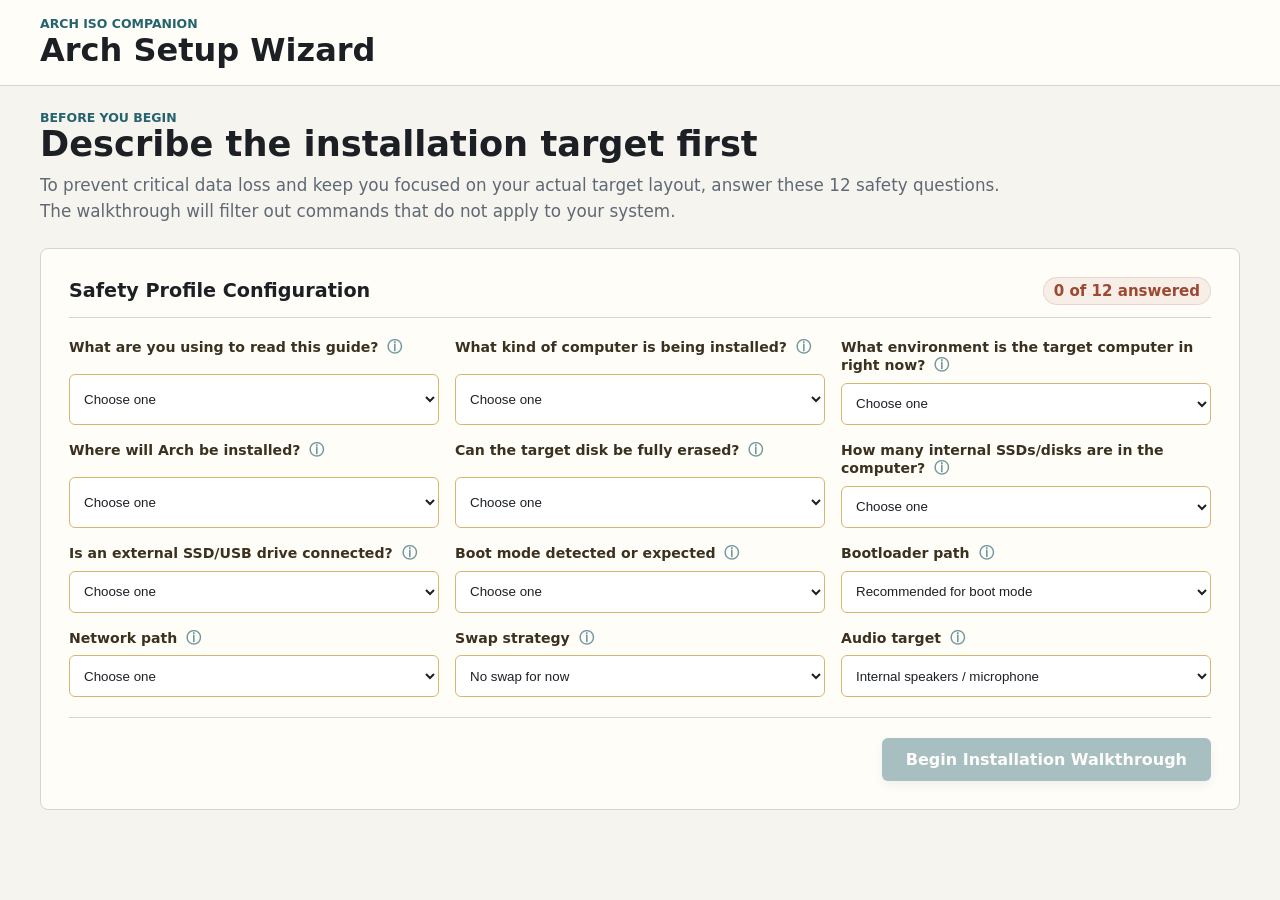
<file: legacy_web_setup/frontend/index.html>
<!doctype html>
<html lang="en">
  <head>
    <meta charset="utf-8">
    <meta name="viewport" content="width=device-width, initial-scale=1">
    <title>Arch Setup Wizard</title>
    <link rel="stylesheet" href="styles.css">
  </head>
  <body>
    <!-- Top Progress and Actions Bar -->
    <header class="topbar">
      <div>
        <p class="eyebrow">Arch ISO Companion</p>
        <h1 id="app-title">Arch Setup Wizard</h1>
      </div>
      <div class="topbar-actions">
        <div class="progress-wrap" id="progress-wrap" aria-label="Walkthrough progress" style="display: none;">
          <span id="progress-label">Step 0 of 0 (0% complete)</span>
          <div class="progress-track"><div id="progress-bar"></div></div>
        </div>
        <button id="toggle-drawer-btn" type="button" class="drawer-toggle-btn" style="display: none;" title="Toggle theory and reference details">
          📖 Theory &amp; Reference
        </button>
      </div>
    </header>

    <main class="layout">
      <!-- VIEW 1: Safety Profile View -->
      <section id="view-profile" class="view-container">
        <div class="intro-card">
          <p class="eyebrow">Before you begin</p>
          <h2>Describe the installation target first</h2>
          <p class="intro-desc">
            To prevent critical data loss and keep you focused on your actual target layout, answer these 12 safety questions. The walkthrough will filter out commands that do not apply to your system.
          </p>
        </div>

        <div class="profile-card">
          <div class="profile-header-summary">
            <h3>Safety Profile Configuration</h3>
            <span id="profile-answers-counter" class="answers-counter">0 of 12 answered</span>
          </div>

          <form id="profile-form" class="profile-form">
            <label>
              <span>What are you using to read this guide? <button type="button" class="info-btn" data-help="guideDevice" title="Learn more">ⓘ</button></span>
              <select name="guideDevice">
                <option value="">Choose one</option>
                <option value="phone">Phone</option>
                <option value="tablet">Tablet</option>
                <option value="second-computer">Second computer</option>
                <option value="same-computer">Same computer</option>
                <option value="printed">Printed copy</option>
              </select>
            </label>

            <label>
              <span>What kind of computer is being installed? <button type="button" class="info-btn" data-help="machineType" title="Learn more">ⓘ</button></span>
              <select name="machineType">
                <option value="">Choose one</option>
                <option value="generic-pc">Generic PC</option>
                <option value="laptop">Laptop</option>
                <option value="mac">Mac</option>
                <option value="vm">Virtual machine</option>
                <option value="other">Other / unsure</option>
              </select>
            </label>

            <label>
              <span>What environment is the target computer in right now? <button type="button" class="info-btn" data-help="currentEnvironment" title="Learn more">ⓘ</button></span>
              <select name="currentEnvironment">
                <option value="">Choose one</option>
                <option value="arch-iso">Booted into the Arch ISO</option>
                <option value="windows">Windows</option>
                <option value="macos">macOS</option>
                <option value="linux">Linux</option>
                <option value="unknown">Unknown</option>
              </select>
            </label>

            <label>
              <span>Where will Arch be installed? <button type="button" class="info-btn" data-help="installTarget" title="Learn more">ⓘ</button></span>
              <select name="installTarget">
                <option value="">Choose one</option>
                <option value="only-internal">Only internal SSD/disk</option>
                <option value="second-internal">Separate second internal SSD/disk</option>
                <option value="external">External SSD/USB drive</option>
                <option value="same-existing">Same disk as an existing OS</option>
                <option value="vm-disk">Virtual disk</option>
                <option value="unknown">Unknown</option>
              </select>
            </label>

            <label>
              <span>Can the target disk be fully erased? <button type="button" class="info-btn" data-help="eraseIntent" title="Learn more">ⓘ</button></span>
              <select name="eraseIntent">
                <option value="">Choose one</option>
                <option value="yes">Yes, erase the target disk</option>
                <option value="no-preserve">No, preserve existing data/OS</option>
                <option value="unsure">Unsure</option>
              </select>
            </label>

            <label>
              <span>How many internal SSDs/disks are in the computer? <button type="button" class="info-btn" data-help="internalDriveCount" title="Learn more">ⓘ</button></span>
              <select name="internalDriveCount">
                <option value="">Choose one</option>
                <option value="one">One</option>
                <option value="two">Two</option>
                <option value="three-plus">Three or more</option>
                <option value="unknown">Unknown</option>
              </select>
            </label>

            <label>
              <span>Is an external SSD/USB drive connected? <button type="button" class="info-btn" data-help="externalDrive" title="Learn more">ⓘ</button></span>
              <select name="externalDrive">
                <option value="">Choose one</option>
                <option value="yes">Yes</option>
                <option value="no">No</option>
                <option value="unknown">Unknown</option>
              </select>
            </label>

            <label>
              <span>Boot mode detected or expected <button type="button" class="info-btn" data-help="bootMode" title="Learn more">ⓘ</button></span>
              <select name="bootMode">
                <option value="">Choose one</option>
                <option value="uefi">UEFI</option>
                <option value="bios">Legacy BIOS</option>
                <option value="unknown">Unknown / not checked yet</option>
              </select>
            </label>

            <label>
              <span>Bootloader path <button type="button" class="info-btn" data-help="bootloaderPath" title="Learn more">ⓘ</button></span>
              <select name="bootloaderPath">
                <option value="">Recommended for boot mode</option>
                <option value="systemd-boot">UEFI systemd-boot</option>
                <option value="grub-uefi">UEFI GRUB</option>
                <option value="grub-bios">Legacy BIOS GRUB</option>
              </select>
            </label>

            <label>
              <span>Network path <button type="button" class="info-btn" data-help="networkPath" title="Learn more">ⓘ</button></span>
              <select name="networkPath">
                <option value="">Choose one</option>
                <option value="ethernet">Ethernet</option>
                <option value="wifi">Wi-Fi</option>
                <option value="unknown">Unknown</option>
              </select>
            </label>

            <label>
              <span>Swap strategy <button type="button" class="info-btn" data-help="swapStrategy" title="Learn more">ⓘ</button></span>
              <select name="swapStrategy">
                <option value="">No swap for now</option>
                <option value="swap-partition">Swap partition</option>
                <option value="swap-file">Swap file after install</option>
              </select>
            </label>

            <label>
              <span>Audio target <button type="button" class="info-btn" data-help="audioTarget" title="Learn more">ⓘ</button></span>
              <select name="audioTarget">
                <option value="">Internal speakers / microphone</option>
                <option value="hdmi-displayport">HDMI / DisplayPort audio</option>
                <option value="usb-headset">USB headset or USB audio</option>
                <option value="bluetooth">Bluetooth audio</option>
                <option value="unknown">Unknown / not checked yet</option>
              </select>
            </label>
          </form>

          <div class="profile-actions-bar">
            <button id="begin-walkthrough-btn" type="button" class="primary-btn" disabled>
              Begin Installation Walkthrough
            </button>
          </div>
        </div>
      </section>

      <!-- VIEW 2: Wizard View Split Screen -->
      <div id="view-wizard" class="view-container wizard-split-layout hidden">
        <!-- Left: Action Pane -->
        <section id="main-action-pane" class="main-action-pane">
          <!-- Step content will render dynamically here -->
          <div id="wizard-stage"></div>
        </section>

        <!-- Right: Collapsible Theory & Reference Drawer -->
        <aside id="reference-drawer" class="reference-drawer collapsed">
          <div class="drawer-header">
            <h3>Reference &amp; Theory</h3>
            <button id="close-drawer-btn" class="icon-button" aria-label="Close Reference Panel">×</button>
          </div>
          <div id="drawer-content" class="drawer-content">
            <!-- Dynamically populated reference explanations and glossary -->
          </div>
        </aside>
      </div>

      <!-- VIEW 3: Walkthrough Complete Screen -->
      <section id="view-complete" class="view-container hidden">
        <div class="complete-card">
          <div class="complete-icon">🎉</div>
          <h2>Installation Walkthrough Complete!</h2>
          <p>
            You have walked through all the required setup steps for your personalized Arch Linux installation. Your system baseline, user accounts, networking, bootloader, and optional desktop session have been configured.
          </p>
          <div class="complete-actions">
            <button id="restart-walkthrough-btn" type="button" class="primary-btn">
              Restart &amp; Re-configure Profile
            </button>
          </div>
        </div>
      </section>
    </main>

    <!-- Sticky Footer for Wizard Navigation (only visible when in wizard mode) -->
    <footer id="wizard-footer" class="wizard-footer hidden">
      <div class="footer-buttons">
        <button id="btn-back" type="button" class="nav-btn secondary-btn">
          ← Back
        </button>
        <div class="footer-step-indicator" id="footer-step-indicator">
          Step 1 of 1
        </div>
        <button id="btn-next" type="button" class="nav-btn primary-btn">
          Next →
        </button>
      </div>
    </footer>

    <!-- Shared Modals (Term Details, Profile Help Dialogs) -->
    <dialog id="term-dialog">
      <button id="close-dialog" class="icon-button" aria-label="Close">x</button>
      <p class="eyebrow" id="term-kind">Term</p>
      <h3 id="term-title"></h3>
      <p id="term-body"></p>
    </dialog>

    <dialog id="help-dialog" class="help-dialog">
      <button id="close-help-dialog" class="icon-button" aria-label="Close">x</button>
      <p class="eyebrow">Safety Profile Explanation</p>
      <h3 id="help-title"></h3>
      <div id="help-body" class="dialog-body"></div>
    </dialog>

    <script src="app.js"></script>
  </body>
</html>
</file>
<file: legacy_web_setup/frontend/styles.css>
:root {
  color-scheme: light;
  --bg: #f6f4ef;
  --ink: #1c2025;
  --muted: #5f6873;
  --line: #d8d4cb;
  --panel: #fffdf8;
  --panel-strong: #ffffff;
  --accent: #25636f;
  --accent-2: #9d4932;
  --accent-3: #5e7445;
  --code-bg: #11161c;
  --code-ink: #edf2f7;
  --warn-bg: #fff3d7;
  --warn-line: #e5bf68;
  --ok-bg: #edf7e7;
  --ok-line: #9cbc7f;
  font-family: Inter, ui-sans-serif, system-ui, -apple-system, BlinkMacSystemFont, "Segoe UI", sans-serif;
}

* {
  box-sizing: border-box;
}

body {
  margin: 0;
  min-height: 100vh;
  background: var(--bg);
  color: var(--ink);
}

button,
input {
  font: inherit;
}

.topbar {
  position: sticky;
  top: 0;
  z-index: 10;
  display: flex;
  align-items: center;
  justify-content: space-between;
  gap: 24px;
  padding: 16px clamp(16px, 4vw, 40px);
  border-bottom: 1px solid var(--line);
  background: rgba(255, 253, 248, 0.95);
  backdrop-filter: blur(10px);
}

h1,
h2,
h3,
p {
  margin: 0;
}

h1 {
  font-size: clamp(1.35rem, 3vw, 2rem);
}

h2 {
  font-size: clamp(1.3rem, 3vw, 2.2rem);
  line-height: 1.1;
}

h3 {
  font-size: 1.2rem;
}

.eyebrow {
  color: var(--accent);
  font-size: 0.78rem;
  font-weight: 800;
  letter-spacing: 0;
  text-transform: uppercase;
}

.progress-wrap {
  min-width: min(260px, 34vw);
  color: var(--muted);
  font-size: 0.86rem;
}

.progress-track {
  height: 8px;
  margin-top: 8px;
  overflow: hidden;
  border-radius: 999px;
  background: #e6e0d4;
}

#progress-bar {
  width: 0%;
  height: 100%;
  background: var(--accent-3);
  transition: width 160ms ease;
}

.layout {
  display: grid;
  grid-template-columns: minmax(230px, 310px) minmax(0, 1fr);
  gap: clamp(18px, 3vw, 32px);
  width: min(1420px, 100%);
  margin: 0 auto;
  padding: clamp(16px, 3vw, 40px);
}

.sidebar {
  position: sticky;
  top: 91px;
  align-self: start;
  max-height: calc(100vh - 110px);
  overflow: auto;
}

.panel,
.intro,
.lesson,
.term-grid button {
  border: 1px solid var(--line);
  border-radius: 8px;
  background: var(--panel);
}

.panel {
  padding: 14px;
}

.search-label {
  display: block;
  margin-bottom: 8px;
  color: var(--muted);
  font-size: 0.9rem;
  font-weight: 700;
}

#search {
  width: 100%;
  min-height: 42px;
  padding: 9px 11px;
  border: 1px solid var(--line);
  border-radius: 6px;
  background: #fff;
  color: var(--ink);
}

.section-nav {
  display: grid;
  gap: 8px;
  margin-top: 12px;
}

.section-nav a {
  display: block;
  padding: 11px 12px;
  border: 1px solid transparent;
  border-radius: 6px;
  color: var(--ink);
  text-decoration: none;
}

.section-nav a:hover,
.section-nav a:focus {
  border-color: var(--line);
  background: var(--panel);
}

.content {
  min-width: 0;
}

.intro {
  display: grid;
  grid-template-columns: minmax(230px, 0.9fr) minmax(260px, 1fr);
  gap: 24px;
  padding: clamp(18px, 4vw, 34px);
  margin-bottom: 18px;
  background: var(--panel-strong);
}

.intro-copy {
  display: grid;
  gap: 12px;
}

.intro-copy p,
.source-policy p {
  color: var(--muted);
  font-size: 1.02rem;
  line-height: 1.65;
}

.source-policy {
  display: grid;
  grid-template-columns: minmax(220px, 0.7fr) minmax(260px, 1fr);
  gap: 20px;
  padding: 16px;
  margin-bottom: 18px;
  border: 1px solid var(--line);
  border-radius: 8px;
  background: #eef5f2;
}

.profile {
  display: grid;
  gap: 16px;
  padding: 18px;
  margin-bottom: 18px;
  border: 1px solid #d7b66f;
  border-radius: 8px;
  background: #fff7df;
}

.device-map {
  display: grid;
  gap: 16px;
  padding: 18px;
  margin-bottom: 18px;
  border: 1px solid #b8c2d6;
  border-radius: 8px;
  background: #f5f8ff;
}

.profile-head {
  display: grid;
  grid-template-columns: minmax(240px, 0.75fr) minmax(280px, 1fr);
  gap: 18px;
}

.profile-head p:last-child {
  color: #685536;
  line-height: 1.6;
}

.profile-form {
  display: grid;
  grid-template-columns: repeat(3, minmax(0, 1fr));
  gap: 12px;
}

.device-form {
  display: grid;
  grid-template-columns: repeat(2, minmax(0, 1fr));
  gap: 12px;
}

.profile-form label {
  display: grid;
  gap: 7px;
}

.device-field {
  display: grid;
  gap: 10px;
  padding: 12px;
  border: 1px solid #c9d2e4;
  border-radius: 8px;
  background: #fff;
}

.device-field-mismatch {
  border-color: var(--danger);
  background: #fff8f4;
}

.device-field label {
  display: grid;
  gap: 7px;
}

.device-field-title {
  color: #253149;
  font-weight: 900;
}

.device-field-help {
  color: #5d6a82;
  font-size: 0.86rem;
  line-height: 1.45;
}

.device-field-mismatch-note {
  margin: 0;
  color: #8a321f;
  font-size: 0.88rem;
  line-height: 1.45;
}

.device-field input[type="text"] {
  width: 100%;
  min-height: 42px;
  padding: 8px 10px;
  border: 1px solid #c9d2e4;
  border-radius: 6px;
}

.unknown-row {
  display: flex;
  align-items: flex-start;
  gap: 8px;
  color: #4e5d76;
  font-size: 0.9rem;
  font-weight: 800;
  line-height: 1.35;
}

.unknown-row input {
  width: 18px;
  height: 18px;
  margin-top: 1px;
}

.discovery-guide {
  display: grid;
  gap: 12px;
}

.discovery-card {
  display: grid;
  gap: 12px;
  padding: 14px;
  border: 1px solid #b8c2d6;
  border-radius: 8px;
  background: #ffffff;
}

.discovery-card h4 {
  margin: 0;
}

.discovery-card p,
.discovery-card li {
  color: #4e5d76;
  line-height: 1.58;
}

.discovery-grid {
  display: grid;
  grid-template-columns: repeat(2, minmax(0, 1fr));
  gap: 10px;
}

.discovery-box {
  padding: 12px;
  border: 1px solid #d9e0ed;
  border-radius: 8px;
  background: #f8faff;
}

.discovery-box strong {
  display: block;
  margin-bottom: 6px;
  color: #253149;
}

.discovery-box ul {
  margin: 0;
  padding-left: 20px;
}

.profile-form span {
  color: #3b3120;
  font-size: 0.88rem;
  font-weight: 800;
  line-height: 1.3;
}

.profile-form select {
  width: 100%;
  min-height: 42px;
  padding: 8px 10px;
  border: 1px solid #d7b66f;
  border-radius: 6px;
  background: #fff;
  color: var(--ink);
}

.profile-summary {
  display: grid;
  gap: 10px;
}

.profile-summary-card {
  padding: 14px;
  border: 1px solid #d7b66f;
  border-radius: 8px;
  background: #fffdf7;
}

.profile-summary-card h4 {
  margin: 0 0 8px;
}

.profile-summary-card p,
.profile-summary-card li {
  color: #685536;
  line-height: 1.55;
}

.profile-summary-card ul {
  margin: 8px 0 0;
  padding-left: 20px;
}

.profile-summary-card ol {
  margin: 8px 0 0;
  padding-left: 20px;
}

.decision-guide-grid {
  display: grid;
  grid-template-columns: repeat(auto-fit, minmax(260px, 1fr));
  gap: 10px;
}

.decision-option-card {
  display: grid;
  gap: 8px;
  padding: 12px;
  border: 1px solid rgba(215, 182, 111, 0.7);
  border-radius: 8px;
  background: rgba(255, 255, 255, 0.72);
}

.decision-option-card h5 {
  margin: 0;
  color: #3b3120;
  font-size: 0.95rem;
}

.decision-option-card p {
  margin: 0;
}

.decision-option-card summary {
  cursor: pointer;
  color: var(--accent);
  font-weight: 800;
}

.gate-confirm {
  display: flex;
  align-items: flex-start;
  gap: 10px;
  margin-top: 12px;
  padding: 12px;
  border: 1px solid rgba(157, 73, 50, 0.35);
  border-radius: 6px;
  background: rgba(255, 255, 255, 0.62);
  color: var(--ink);
  font-weight: 700;
  line-height: 1.45;
}

.gate-confirm input {
  margin-top: 3px;
}

.profile-danger {
  border-color: var(--warn-line);
  background: var(--warn-bg);
}

.profile-safe {
  border-color: var(--ok-line);
  background: var(--ok-bg);
}

.wizard {
  margin-bottom: 18px;
  overflow: hidden;
  border: 1px solid #9fb7b4;
  border-radius: 8px;
  background: #101820;
  color: #f5f7f2;
  box-shadow: 0 18px 50px rgba(16, 24, 32, 0.14);
}

.wizard .eyebrow {
  color: #75d7c8;
}

.wizard-topline {
  display: flex;
  align-items: center;
  justify-content: space-between;
  gap: 18px;
  padding: 18px;
  border-bottom: 1px solid rgba(255, 255, 255, 0.14);
}

.wizard-counter {
  padding: 7px 10px;
  border: 1px solid rgba(117, 215, 200, 0.42);
  border-radius: 6px;
  color: #bfe9e1;
  font-size: 0.88rem;
  font-weight: 800;
  white-space: nowrap;
}

#wizard-stage {
  display: grid;
  gap: 14px;
  padding: 18px;
}

.wizard-stage-head {
  display: grid;
  gap: 8px;
}

.wizard-stage-head h4 {
  margin: 0;
  font-size: clamp(1.25rem, 3vw, 2rem);
}

.wizard-stage-head p {
  max-width: 78ch;
  color: #cbd5d9;
  line-height: 1.65;
}

.wizard-focus-grid {
  display: grid;
  grid-template-columns: repeat(3, minmax(0, 1fr));
  gap: 12px;
}

.wizard-profile-context {
  display: grid;
  gap: 8px;
  padding: 14px;
  border: 1px solid rgba(215, 182, 111, 0.55);
  border-radius: 8px;
  background: rgba(255, 243, 215, 0.12);
}

.wizard-profile-context strong {
  color: #f1c86b;
}

.wizard-profile-context p {
  color: #e7ded0;
  line-height: 1.55;
}

.wizard-focus {
  min-height: 126px;
  padding: 14px;
  border: 1px solid rgba(255, 255, 255, 0.14);
  border-radius: 8px;
  background: rgba(255, 255, 255, 0.06);
}

.wizard-focus strong {
  display: block;
  margin-bottom: 8px;
  color: #75d7c8;
}

.wizard-focus p,
.wizard-focus li {
  color: #d7dee1;
  line-height: 1.55;
}

.wizard-focus ul {
  margin: 0;
  padding-left: 18px;
}

.wizard-command-preview {
  display: grid;
  gap: 10px;
  padding: 14px;
  border: 1px solid rgba(117, 215, 200, 0.3);
  border-radius: 8px;
  background: rgba(0, 0, 0, 0.2);
}

.wizard-command-preview h4 {
  margin: 0;
  color: #f5f7f2;
}

.wizard-command-preview p {
  color: #cbd5d9;
  line-height: 1.55;
}

.wizard-command-preview pre {
  border: 1px solid rgba(255, 255, 255, 0.14);
}

.wizard-actions {
  display: grid;
  grid-template-columns: repeat(3, minmax(0, 1fr));
  gap: 10px;
  padding: 14px 18px 18px;
  border-top: 1px solid rgba(255, 255, 255, 0.14);
}

.wizard-actions button {
  min-height: 42px;
  border: 1px solid rgba(117, 215, 200, 0.4);
  border-radius: 6px;
  background: rgba(117, 215, 200, 0.12);
  color: #f5f7f2;
  cursor: pointer;
  font-weight: 800;
}

.wizard-actions button:hover,
.wizard-actions button:focus {
  background: rgba(117, 215, 200, 0.22);
}

.wizard-actions button:disabled {
  cursor: not-allowed;
  opacity: 0.45;
}

.lesson-list {
  display: grid;
  gap: 16px;
}

.lesson {
  overflow: hidden;
}

.lesson-header {
  display: grid;
  grid-template-columns: auto 1fr auto;
  gap: 14px;
  align-items: center;
  width: 100%;
  padding: 16px;
  border: 0;
  background: transparent;
  color: inherit;
  text-align: left;
  cursor: pointer;
}

.lesson-number {
  display: grid;
  place-items: center;
  width: 34px;
  height: 34px;
  border-radius: 50%;
  background: var(--accent);
  color: white;
  font-weight: 800;
}

.lesson-summary {
  margin-top: 4px;
  color: var(--muted);
  line-height: 1.45;
}

.lesson-toggle {
  color: var(--muted);
  font-size: 1.2rem;
}

.lesson-body {
  display: none;
  padding: 0 16px 18px 64px;
}

.lesson.open .lesson-body {
  display: block;
}

.branch-notice {
  padding: 14px;
  border: 1px solid var(--line);
  border-left-width: 5px;
  border-radius: 8px;
  background: #f7fbf9;
}

.branch-notice strong {
  display: block;
  margin-bottom: 6px;
}

.branch-notice p {
  color: var(--muted);
  line-height: 1.5;
}

.branch-notice-active {
  border-left-color: var(--ok);
}

.branch-notice-blocked {
  border-left-color: var(--danger);
  background: var(--warn-bg);
}

.blocks {
  display: grid;
  gap: 14px;
}

.block {
  padding: 14px;
  border-left: 4px solid var(--accent);
  background: #fbf7ee;
}

.source-list {
  padding: 14px;
  border: 1px solid #cadbd5;
  border-radius: 8px;
  background: #f3faf7;
}

.source-list.compact {
  padding: 10px;
}

.block h4 {
  margin: 0 0 8px;
  font-size: 0.96rem;
}

.source-list h4 {
  margin: 0 0 10px;
  color: var(--accent);
  font-size: 0.92rem;
}

.source-review-note {
  margin: 0 0 10px;
  color: var(--muted);
  font-size: 0.84rem;
  line-height: 1.45;
}

.block p,
.block li {
  color: var(--muted);
  line-height: 1.6;
}

.block ul {
  margin: 8px 0 0;
  padding-left: 20px;
}

.warning {
  border-color: var(--warn-line);
  background: var(--warn-bg);
}

.checkpoint {
  border-color: var(--ok-line);
  background: var(--ok-bg);
}

.source-links {
  display: grid;
  grid-template-columns: repeat(auto-fit, minmax(190px, 1fr));
  gap: 8px;
}

.source-links a {
  display: grid;
  gap: 4px;
  min-height: 72px;
  padding: 10px;
  border: 1px solid #cadbd5;
  border-radius: 6px;
  background: #fff;
  color: var(--ink);
  text-decoration: none;
}

.source-links a:hover,
.source-links a:focus {
  border-color: var(--accent);
}

.source-links span {
  color: var(--accent);
  font-size: 0.9rem;
  font-weight: 800;
}

.source-links small {
  color: var(--muted);
  font-size: 0.78rem;
  line-height: 1.35;
}

.source-links .offline-source-key {
  color: #315f73;
  font-weight: 700;
}

.compact .source-links {
  grid-template-columns: repeat(auto-fit, minmax(160px, 1fr));
}

.compact .source-links a {
  min-height: 0;
  padding: 8px;
}

.compact .source-links small {
  display: none;
}

.command-card {
  display: grid;
  gap: 12px;
  padding: 14px;
  border: 1px solid var(--line);
  border-radius: 8px;
  background: #fff;
}

.command-top {
  display: flex;
  align-items: center;
  justify-content: space-between;
  gap: 12px;
}

.command-top h4 {
  margin: 0;
}

.command-title-row {
  display: flex;
  align-items: center;
  flex-wrap: wrap;
  gap: 8px;
  min-width: 0;
}

.safety-badge {
  display: inline-flex;
  align-items: center;
  min-height: 24px;
  padding: 3px 8px;
  border: 1px solid var(--line);
  border-radius: 999px;
  font-size: 0.75rem;
  font-weight: 800;
  line-height: 1.1;
  white-space: nowrap;
}

.safety-safe-inspection {
  border-color: #9cbc7f;
  background: #edf7e7;
  color: #365226;
}

.safety-configuration {
  border-color: #9fb7b4;
  background: #eef5f2;
  color: #23515a;
}

.safety-package-install {
  border-color: #b8c2d6;
  background: #f1f4fa;
  color: #344760;
}

.safety-service-control,
.safety-security {
  border-color: #d7b66f;
  background: #fff3d7;
  color: #6d552a;
}

.safety-danger {
  border-color: #d69072;
  background: #fff0e8;
  color: #8a321f;
}

.safety-reference {
  border-color: #cfc8bb;
  background: #f8f6f1;
  color: #5f5a50;
}

.safety-normal {
  border-color: var(--line);
  background: #fff;
  color: var(--muted);
}

.command-safety-note {
  margin: -4px 0 0;
  color: var(--muted);
  font-size: 0.9rem;
  line-height: 1.45;
}

.copy-btn,
.term-grid button,
.icon-button {
  border: 1px solid var(--line);
  border-radius: 6px;
  background: #fff;
  color: var(--ink);
  cursor: pointer;
}

.copy-btn {
  min-height: 34px;
  padding: 6px 10px;
  white-space: nowrap;
}

.copy-btn:disabled {
  opacity: 0.62;
  cursor: not-allowed;
}

.command-blocked {
  border-color: var(--warn-line);
  background: #fff8e7;
}

.command-danger {
  border-width: 2px;
  border-color: #d69072;
  background:
    linear-gradient(90deg, rgba(173, 68, 35, 0.1), rgba(255, 255, 255, 0) 38%),
    #fffaf7;
}

.command-danger .copy-btn {
  border-color: #ad4423;
  background: #fff0e8;
  color: #8a321f;
  font-weight: 800;
}

.command-danger.command-blocked .copy-btn {
  background: #f5d2c3;
}

.danger-command-warning {
  padding: 12px;
  border: 1px solid #d69072;
  border-left-width: 5px;
  border-radius: 6px;
  background: #fff0e8;
  color: #6f2a18;
}

.danger-command-warning p {
  margin: 6px 0 0;
  line-height: 1.55;
}

.personalized-command-note {
  padding: 12px;
  border: 1px solid #9fb7b4;
  border-left-width: 5px;
  border-radius: 6px;
  background: #eef5f2;
  color: #23515a;
}

.personalized-command-note p {
  margin: 6px 0 0;
  line-height: 1.55;
}

.placeholder-command-warning {
  padding: 12px;
  border: 1px solid var(--warn-line);
  border-left-width: 5px;
  border-radius: 6px;
  background: var(--warn-bg);
  color: #6d552a;
}

.placeholder-command-warning ul {
  margin: 8px 0 0;
  padding-left: 20px;
  line-height: 1.55;
}

.literal-placeholder-note {
  padding: 12px;
  border: 1px solid #cadbd5;
  border-left-width: 5px;
  border-radius: 6px;
  background: #f7fbf9;
  color: #315f73;
}

.literal-placeholder-note p {
  margin: 6px 0 0;
  line-height: 1.55;
}

.literal-placeholder-note.placeholder-active {
  border-color: var(--warn-line);
  background: var(--warn-bg);
  color: #6d552a;
}

.command-combination-note {
  padding: 12px;
  border: 1px solid #c8d7e6;
  border-left-width: 5px;
  border-radius: 6px;
  background: #f6f9fc;
  color: #2d4d64;
}

.command-combination-note p {
  margin: 6px 0 0;
  line-height: 1.55;
}

.command-options-note {
  padding: 12px;
  border: 1px solid #c8d7e6;
  border-left-width: 5px;
  border-radius: 6px;
  background: #f8fbff;
  color: #2d4d64;
}

.command-options-note ul {
  margin: 8px 0 0;
  padding-left: 20px;
  line-height: 1.55;
}

.command-paths-note {
  padding: 12px;
  border: 1px solid #d8cfbd;
  border-left-width: 5px;
  border-radius: 6px;
  background: #fffaf0;
  color: #604d2a;
}

.command-paths-note ul {
  margin: 8px 0 0;
  padding-left: 20px;
  line-height: 1.55;
}

.expected-output-note {
  padding: 12px;
  border: 1px solid #c8d7e6;
  border-left-width: 5px;
  border-radius: 6px;
  background: #f6fbf8;
  color: #315743;
}

.expected-output-grid {
  display: grid;
  grid-template-columns: repeat(3, minmax(0, 1fr));
  gap: 10px;
  margin-top: 8px;
}

.expected-output-grid span {
  color: #244c36;
  font-weight: 800;
}

.expected-output-grid p {
  margin: 5px 0 0;
  line-height: 1.55;
}

.failure-recovery-note {
  padding: 12px;
  border: 1px solid var(--warn-line);
  border-left-width: 5px;
  border-radius: 6px;
  background: var(--warn-bg);
  color: #6d552a;
}

.failure-recovery-grid {
  display: grid;
  grid-template-columns: repeat(2, minmax(0, 1fr));
  gap: 10px;
  margin-top: 8px;
}

.failure-recovery-grid span {
  color: #5a331f;
  font-weight: 800;
}

.failure-recovery-grid p {
  margin: 5px 0 0;
  line-height: 1.55;
}

.blocked-command,
.gate-blocked {
  padding: 14px;
  border: 1px solid var(--warn-line);
  border-radius: 6px;
  background: var(--warn-bg);
}

.blocked-command p,
.gate-blocked p {
  margin-top: 8px;
  color: #6d552a;
  line-height: 1.55;
}

pre {
  margin: 0;
  padding: 14px;
  overflow-x: auto;
  border-radius: 6px;
  background: var(--code-bg);
  color: var(--code-ink);
  line-height: 1.55;
}

code {
  font-family: "SFMono-Regular", Consolas, "Liberation Mono", monospace;
  font-size: 0.94em;
}

.explain-grid {
  display: grid;
  grid-template-columns: repeat(2, minmax(0, 1fr));
  gap: 12px;
}

.explain-box {
  padding: 12px;
  border: 1px solid var(--line);
  border-radius: 6px;
  background: #fafafa;
}

.explain-box strong {
  display: block;
  margin-bottom: 4px;
}

.explain-box p {
  color: var(--muted);
  line-height: 1.5;
}

.term-grid {
  display: flex;
  flex-wrap: wrap;
  gap: 8px;
  margin-top: 10px;
}

.term-grid button {
  padding: 7px 10px;
  color: var(--accent);
  font-weight: 700;
}

.glossary-panel {
  display: grid;
  gap: 14px;
  margin: 18px 0;
  padding: 16px;
  border: 1px solid var(--line);
  border-radius: 8px;
  background: #fff;
}

.glossary-list {
  display: grid;
  gap: 12px;
}

.glossary-feature {
  padding: 12px;
  border: 1px solid #9fb7b4;
  border-left-width: 5px;
  border-radius: 6px;
  background: #eef5f2;
}

.glossary-feature p {
  margin-top: 6px;
  color: var(--muted);
  line-height: 1.55;
}

.glossary-term-grid {
  margin-top: 0;
}

.glossary-term-grid button {
  min-height: 36px;
  border-color: #b8c2d6;
  background: #f8f9fb;
}

.boot-path-card {
  border-left-width: 5px;
}

.network-path-card {
  border-left-width: 5px;
}

.disk-strategy-card {
  border-left-width: 5px;
}

.internal-scenario-card {
  border-left-width: 5px;
}

.partition-decision-card {
  border-left-width: 5px;
}

.swap-strategy-card {
  border-left-width: 5px;
}

.audio-path-card {
  border-left-width: 5px;
}

.boot-path-grid {
  display: grid;
  grid-template-columns: repeat(2, minmax(0, 1fr));
  gap: 12px;
  margin: 10px 0;
}

.boot-path-grid > div {
  padding: 12px;
  border: 1px solid var(--line);
  border-radius: 6px;
  background: rgba(255, 255, 255, 0.6);
}

.boot-path-grid strong {
  display: block;
  margin-bottom: 6px;
}

.boot-path-grid ul {
  margin: 0;
  padding-left: 18px;
}

.boot-path-grid li {
  margin: 4px 0;
}

.network-command-list {
  display: grid;
  gap: 8px;
  margin: 10px 0;
  padding: 12px;
  border: 1px solid var(--line);
  border-radius: 6px;
  background: rgba(255, 255, 255, 0.64);
}

.network-command-item {
  display: grid;
  gap: 4px;
}

.network-command-item code {
  width: fit-content;
  padding: 3px 6px;
  border-radius: 4px;
  background: var(--code-bg);
  color: var(--code-ink);
}

.network-command-item p {
  color: var(--muted);
  line-height: 1.5;
}

.complete-row {
  display: flex;
  align-items: center;
  gap: 10px;
  margin-top: 14px;
  color: var(--muted);
  font-weight: 700;
}

.complete-row input {
  width: 20px;
  height: 20px;
  accent-color: var(--accent-3);
}

dialog {
  width: min(560px, calc(100vw - 28px));
  border: 1px solid var(--line);
  border-radius: 8px;
  background: var(--panel-strong);
  color: var(--ink);
  box-shadow: 0 24px 70px rgba(0, 0, 0, 0.24);
}

dialog::backdrop {
  background: rgba(28, 32, 37, 0.35);
}

#term-dialog p:last-child {
  display: grid;
  gap: 8px;
  margin-top: 12px;
  color: var(--muted);
  line-height: 1.65;
}

.term-detail-label {
  display: inline-flex;
  width: fit-content;
  padding: 2px 7px;
  border: 1px solid var(--line);
  border-radius: 999px;
  background: #fff;
  color: var(--ink);
  font-size: 0.78rem;
  font-weight: 800;
  line-height: 1.2;
}

.icon-button {
  float: right;
  width: 34px;
  height: 34px;
  font-weight: 800;
}

.hidden {
  display: none;
}

@media (max-width: 860px) {
  .topbar {
    position: static;
    display: grid;
  }

  .progress-wrap {
    min-width: 100%;
  }

  .layout {
    grid-template-columns: 1fr;
  }

  .sidebar {
    position: static;
    max-height: none;
  }

  .intro {
    grid-template-columns: 1fr;
  }

  .source-policy {
    grid-template-columns: 1fr;
  }

  .profile-head,
  .profile-form,
  .device-form {
    grid-template-columns: 1fr;
  }

  .wizard-topline {
    align-items: start;
    flex-direction: column;
  }

  .wizard-focus-grid,
  .wizard-actions,
  .discovery-grid {
    grid-template-columns: 1fr;
  }

  .lesson-body {
    padding-left: 16px;
  }

  .explain-grid {
    grid-template-columns: 1fr;
  }
}

.info-btn {
  background: transparent;
  border: none;
  color: var(--accent);
  cursor: pointer;
  font-size: 0.94rem;
  padding: 0 4px;
  display: inline-flex;
  align-items: center;
  justify-content: center;
  opacity: 0.65;
  transition: opacity 0.2s, transform 0.2s;
  vertical-align: middle;
}

.info-btn:hover,
.info-btn:focus {
  opacity: 1;
  transform: scale(1.15);
  outline: none;
}

.help-dialog {
  border: 1px solid var(--accent) !important;
}

.help-dialog p {
  margin: 12px 0;
  line-height: 1.55;
  color: var(--muted);
}

.help-dialog p strong {
  color: var(--ink);
}

.help-dialog ul {
  margin: 8px 0 12px;
  padding-left: 20px;
}

.help-dialog li {
  margin: 6px 0;
  line-height: 1.5;
  color: var(--muted);
}

.help-dialog li strong {
  color: var(--ink);
}

/* Fix low-contrast text inside wizard command note boxes */
.danger-command-warning p,
.personalized-command-note p,
.placeholder-command-warning p,
.placeholder-command-warning li,
.literal-placeholder-note p,
.command-combination-note p,
.command-options-note p,
.command-options-note li,
.command-paths-note p,
.command-paths-note li,
.expected-output-note p,
.expected-output-grid p,
.failure-recovery-note p,
.failure-recovery-grid p {
  color: inherit !important;
}

/* VIEW VISIBILITY */
.view-container {
  width: 100%;
}
.view-container.hidden {
  display: none !important;
}
.hidden {
  display: none !important;
}

/* WIZARD LAYOUT */
body {
  display: flex;
  flex-direction: column;
  height: 100vh;
  overflow: hidden;
}
.layout {
  display: block; /* Disable old grid layout */
  flex: 1;
  width: 100%;
  max-width: 100% !important;
  margin: 0;
  padding: 0;
  overflow: hidden;
}
.topbar {
  flex-shrink: 0;
}
.topbar-actions {
  display: flex;
  align-items: center;
  gap: 20px;
}

/* SAFETY PROFILE VIEW STYLES */
#view-profile {
  display: flex;
  flex-direction: column;
  height: calc(100vh - 84px);
  padding: 24px clamp(16px, 4vw, 40px);
  overflow-y: auto;
}
.intro-card {
  margin-bottom: 24px;
}
.intro-desc {
  color: var(--muted);
  font-size: 1.05rem;
  line-height: 1.55;
  margin-top: 8px;
  max-width: 90ch;
}
.profile-card {
  border: 1px solid var(--line);
  border-radius: 8px;
  background: var(--panel);
  padding: clamp(16px, 3vw, 28px);
  display: flex;
  flex-direction: column;
  gap: 20px;
}
.profile-header-summary {
  display: flex;
  justify-content: space-between;
  align-items: center;
  border-bottom: 1px solid var(--line);
  padding-bottom: 12px;
}
.answers-counter {
  font-size: 0.94rem;
  font-weight: 800;
  color: var(--accent-2);
  background: rgba(157, 73, 50, 0.08);
  padding: 4px 10px;
  border-radius: 999px;
  border: 1px solid rgba(157, 73, 50, 0.15);
}
.answers-counter.complete {
  color: var(--accent-3);
  background: rgba(94, 116, 69, 0.08);
  border-color: rgba(94, 116, 69, 0.15);
}
.profile-form {
  display: grid;
  grid-template-columns: repeat(auto-fill, minmax(300px, 1fr));
  gap: 16px;
}
.profile-actions-bar {
  display: flex;
  justify-content: flex-end;
  border-top: 1px solid var(--line);
  padding-top: 20px;
}
.primary-btn {
  background: var(--accent);
  color: white;
  border: none;
  border-radius: 6px;
  padding: 12px 24px;
  font-weight: 800;
  cursor: pointer;
  box-shadow: 0 4px 10px rgba(37, 99, 111, 0.2);
  transition: opacity 0.2s, background 0.2s;
}
.primary-btn:hover:not(:disabled) {
  background: #1d4d57;
}
.primary-btn:disabled {
  opacity: 0.4;
  cursor: not-allowed;
}

/* WIZARD SPLIT LAYOUT */
.wizard-split-layout {
  display: grid;
  grid-template-columns: 1fr auto;
  height: calc(100vh - 84px - 72px); /* Header + Footer */
  width: 100%;
  overflow: hidden;
}
.main-action-pane {
  padding: 24px clamp(16px, 4vw, 40px);
  overflow-y: auto;
  height: 100%;
}
.drawer-toggle-btn {
  background: rgba(37, 99, 111, 0.08);
  color: var(--accent);
  border: 1px solid rgba(37, 99, 111, 0.25);
  border-radius: 6px;
  padding: 8px 16px;
  font-weight: 800;
  cursor: pointer;
  transition: background 0.2s;
}
.drawer-toggle-btn:hover {
  background: rgba(37, 99, 111, 0.15);
}

/* SLIDE-OUT DRAWER STYLING */
.reference-drawer {
  width: 440px;
  background: var(--panel-strong);
  border-left: 1px solid var(--line);
  display: flex;
  flex-direction: column;
  height: 100%;
  overflow: hidden;
  transition: transform 0.25s cubic-bezier(0.4, 0, 0.2, 1), width 0.25s ease;
}
.reference-drawer.collapsed {
  transform: translateX(100%);
  width: 0;
  border-left: none;
}
.drawer-header {
  display: flex;
  justify-content: space-between;
  align-items: center;
  padding: 16px 20px;
  border-bottom: 1px solid var(--line);
  background: var(--panel);
}
.drawer-header h3 {
  margin: 0;
  color: var(--ink);
  font-size: 1.1rem;
}
.drawer-content {
  flex: 1;
  overflow-y: auto;
  padding: 20px;
  display: flex;
  flex-direction: column;
  gap: 20px;
}
.drawer-section-explain {
  border-left: 4px solid var(--accent);
  background: var(--panel);
  padding: 12px;
  border-radius: 0 6px 6px 0;
}
.drawer-section-explain h4 {
  margin: 0 0 6px 0;
  font-size: 0.96rem;
  color: var(--accent);
}
.drawer-section-explain p {
  margin: 0;
  color: var(--muted);
  font-size: 0.94rem;
  line-height: 1.5;
}
.drawer-section-warning {
  border-left: 4px solid var(--accent-2);
  background: #fff6f4;
  padding: 12px;
  border-radius: 0 6px 6px 0;
}
.drawer-section-warning h4 {
  margin: 0 0 6px 0;
  font-size: 0.96rem;
  color: var(--accent-2);
}
.drawer-section-warning p {
  margin: 0;
  color: #8c3b27;
  font-size: 0.94rem;
  line-height: 1.5;
}
.drawer-glossary h4 {
  margin: 0 0 10px 0;
  color: var(--ink);
}
.drawer-glossary ul {
  list-style: none;
  padding: 0;
  margin: 0;
  display: grid;
  gap: 8px;
}
.drawer-glossary li {
  padding: 8px 12px;
  background: var(--panel);
  border: 1px solid var(--line);
  border-radius: 6px;
  font-size: 0.9rem;
  line-height: 1.45;
  color: var(--muted);
}
.drawer-glossary li strong {
  color: var(--ink);
}

/* WIZARD ACTIONS & STICKY FOOTER */
.wizard-footer {
  flex-shrink: 0;
  height: 72px;
  border-top: 1px solid var(--line);
  background: rgba(255, 253, 248, 0.95);
  backdrop-filter: blur(10px);
  display: flex;
  align-items: center;
  justify-content: center;
  z-index: 10;
}
.footer-buttons {
  width: 100%;
  max-width: min(1000px, 92%);
  display: flex;
  justify-content: space-between;
  align-items: center;
}
.nav-btn {
  min-width: 120px;
  min-height: 44px;
  padding: 10px 20px;
  font-size: 0.95rem;
}
.secondary-btn {
  background: transparent;
  color: var(--muted);
  border: 1px solid var(--line);
  border-radius: 6px;
  font-weight: 800;
  cursor: pointer;
  transition: background 0.2s, color 0.2s;
}
.secondary-btn:hover:not(:disabled) {
  background: rgba(0, 0, 0, 0.04);
  color: var(--ink);
}
.secondary-btn:disabled {
  opacity: 0.35;
  cursor: not-allowed;
}
.footer-step-indicator {
  font-weight: 800;
  font-size: 0.94rem;
  color: var(--muted);
}

/* COMPLETE VIEW STYLES */
#view-complete {
  display: flex;
  align-items: center;
  justify-content: center;
  height: calc(100vh - 84px);
  padding: 40px;
}
.complete-card {
  max-width: 580px;
  text-align: center;
  border: 1px solid var(--line);
  border-radius: 12px;
  background: var(--panel-strong);
  padding: 40px;
  box-shadow: 0 20px 40px rgba(0,0,0,0.06);
  display: flex;
  flex-direction: column;
  align-items: center;
  gap: 16px;
}
.complete-icon {
  font-size: 4rem;
}
.complete-card p {
  color: var(--muted);
  line-height: 1.6;
}
.complete-actions {
  margin-top: 12px;
  width: 100%;
}

/* DYNAMIC WIZARD CONTENT */
.wizard-step-header {
  border-bottom: 1px solid rgba(255,255,255,0.12);
  padding-bottom: 16px;
  margin-bottom: 20px;
}
.wizard-step-header h2 {
  font-size: clamp(1.4rem, 2.5vw, 1.8rem);
  margin-bottom: 6px;
}
.wizard-step-header p {
  color: #cbd5d9;
  line-height: 1.55;
  font-size: 1.02rem;
}
.wizard-milestone {
  max-width: 800px;
  margin: 0 auto;
  border: 1px solid rgba(117, 215, 200, 0.25);
  border-radius: 8px;
  background: rgba(117, 215, 200, 0.04);
  padding: 30px;
  text-align: center;
  display: flex;
  flex-direction: column;
  align-items: center;
  gap: 16px;
}
.wizard-milestone h3 {
  font-size: 1.6rem;
  color: #75d7c8;
}
.wizard-milestone p {
  color: #cbd5d9;
  line-height: 1.6;
  font-size: 1.05rem;
}
</file>
